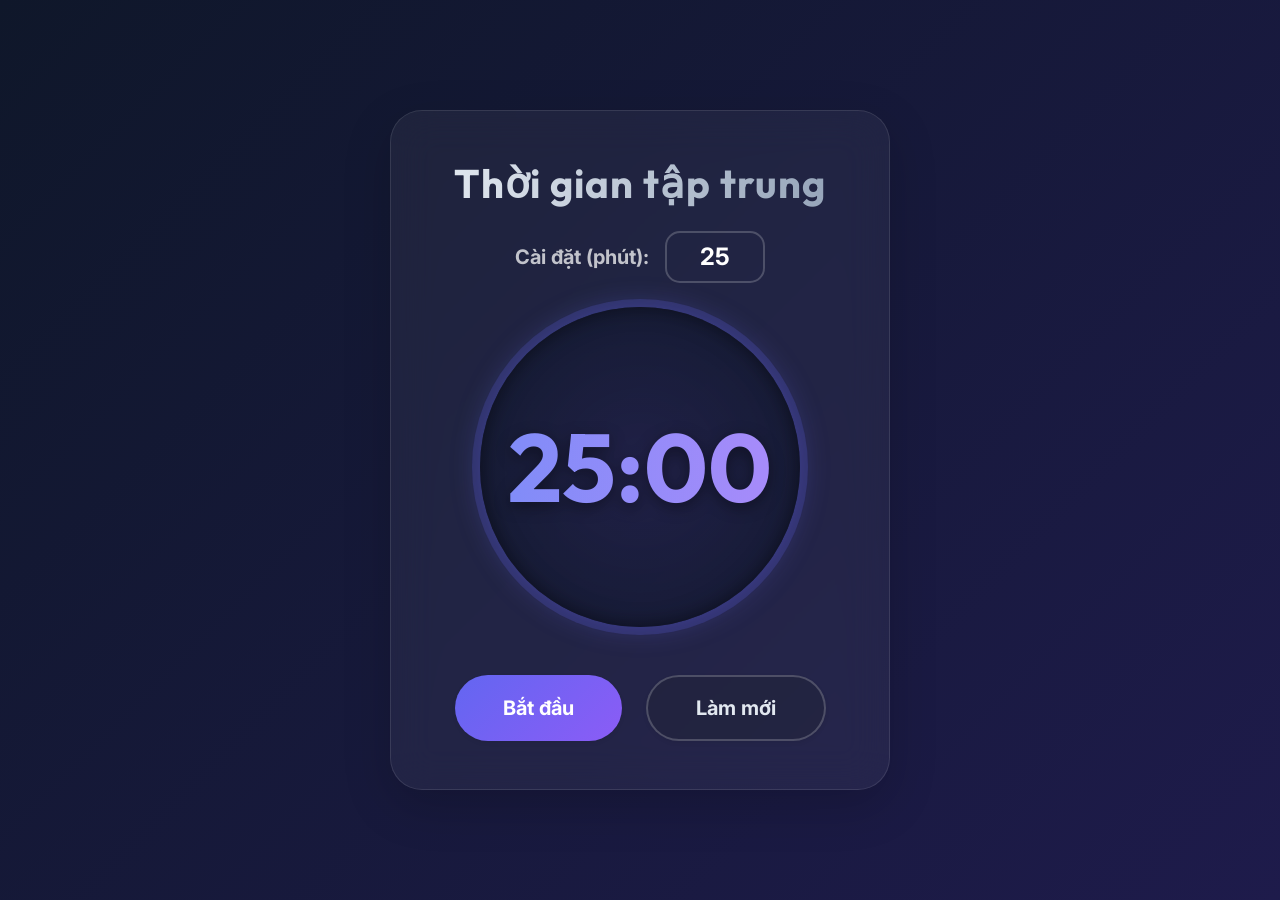
<file: index.html>
<!DOCTYPE html>
<html lang="vi">

<head>
    <meta charset="UTF-8">
    <meta name="viewport" content="width=device-width, initial-scale=1.0">
    <title>Pomodoro Timer</title>
    <!-- Bootstrap 5 CSS -->
    <link href="https://cdn.jsdelivr.net/npm/bootstrap@5.3.0/dist/css/bootstrap.min.css" rel="stylesheet">
    <!-- Google Fonts for Modern Typography -->
    <link href="https://fonts.googleapis.com/css2?family=Inter:wght@400;600;800&family=Outfit:wght@500;700&display=swap"
        rel="stylesheet">
    <!-- Custom CSS -->
    <link href="style.css" rel="stylesheet">
</head>

<body class="d-flex align-items-center justify-content-center vh-100">

    <div class="app-container text-center p-5 shadow-lg rounded-5">
        <h1 class="mb-4 fw-bold title-text">Thời gian tập trung</h1>

        <!-- Settings -->
        <div class="mb-4 d-flex justify-content-center align-items-center gap-3">
            <label for="time-input" class="fw-bold fs-5 text-light opacity-75">Cài đặt (phút):</label>
            <input type="number" id="time-input"
                class="form-control text-center bg-transparent text-white fw-bold fs-4 custom-input shadow-none"
                value="25" min="1" max="75"
                style="width: 100px; border-radius: 15px; border: 2px solid rgba(255,255,255,0.2);">
        </div>

        <!-- Timer Circle -->
        <div
            class="timer-circle rounded-circle mx-auto d-flex align-items-center justify-content-center mb-5 position-relative">
            <!-- SVG Progress Ring can be added here for extra flair, but we stick to pure HTML/CSS as requested -->
            <h2 id="time-display" class="display-1 fw-bold text-gradient m-0">25:00</h2>
        </div>

        <!-- Controls -->
        <div class="d-flex justify-content-center gap-4">
            <button id="start-btn"
                class="btn btn-primary btn-lg px-5 py-3 rounded-pill fw-bold shadow-sm action-btn">Bắt đầu</button>
            <button id="reset-btn"
                class="btn btn-outline-light btn-lg px-5 py-3 rounded-pill fw-bold shadow-sm bg-dark bg-opacity-25 custom-outline">Làm
                mới</button>
        </div>
    </div>

    <!-- Alarm Audio -->
    <audio id="alarm-sound" src="https://actions.google.com/sounds/v1/alarms/digital_watch_alarm_long.ogg"
        preload="auto"></audio>

    <!-- Bootstrap 5 JS -->
    <script src="https://cdn.jsdelivr.net/npm/bootstrap@5.3.0/dist/js/bootstrap.bundle.min.js"></script>
    <!-- Custom JS -->
    <script src="script.js"></script>
</body>

</html>
</file>
<file: style.css>
body {
    background: linear-gradient(135deg, #0f172a, #1e1b4b);
    font-family: 'Inter', sans-serif;
    color: #f8fafc;
    margin: 0;
    overflow: hidden;
}

.app-container {
    background: rgba(255, 255, 255, 0.05);
    backdrop-filter: blur(20px);
    -webkit-backdrop-filter: blur(20px);
    border: 1px solid rgba(255, 255, 255, 0.1);
    max-width: 500px;
    width: 100%;
}

.title-text {
    font-family: 'Outfit', sans-serif;
    letter-spacing: 1px;
    background: linear-gradient(90deg, #e2e8f0, #94a3b8);
    -webkit-background-clip: text;
    -webkit-text-fill-color: transparent;
}

.timer-circle {
    width: 320px;
    height: 320px;
    background: radial-gradient(circle, rgba(30,27,75,0.4) 0%, rgba(15,23,42,0.8) 100%);
    box-shadow: 0 0 30px rgba(99, 102, 241, 0.3), 
                inset 0 0 20px rgba(0, 0, 0, 0.5), 
                0 0 0 8px rgba(99, 102, 241, 0.2);
    transition: all 0.4s ease;
}

.timer-circle:hover {
    box-shadow: 0 0 40px rgba(99, 102, 241, 0.5), 
                inset 0 0 20px rgba(0, 0, 0, 0.6), 
                0 0 0 10px rgba(99, 102, 241, 0.4);
    transform: scale(1.02);
}

.timer-circle.running {
    box-shadow: 0 0 40px rgba(34, 197, 94, 0.3), 
                inset 0 0 20px rgba(0, 0, 0, 0.5), 
                0 0 0 8px rgba(34, 197, 94, 0.2);
}

.timer-circle.running:hover {
    box-shadow: 0 0 50px rgba(34, 197, 94, 0.5), 
                inset 0 0 20px rgba(0, 0, 0, 0.6), 
                0 0 0 10px rgba(34, 197, 94, 0.4);
}

.text-gradient {
    font-family: 'Outfit', sans-serif;
    font-size: 6rem;
    background: linear-gradient(to right, #818cf8, #a78bfa);
    -webkit-background-clip: text;
    -webkit-text-fill-color: transparent;
    filter: drop-shadow(0px 4px 8px rgba(0,0,0,0.4));
}

.action-btn {
    transition: all 0.3s ease;
    border: none;
}

.action-btn.btn-primary {
    background: linear-gradient(135deg, #6366f1, #8b5cf6);
}

.action-btn.btn-primary:hover {
    background: linear-gradient(135deg, #4f46e5, #7c3aed);
    transform: translateY(-2px);
    box-shadow: 0 10px 20px rgba(99, 102, 241, 0.4) !important;
}

.action-btn.btn-warning {
    background: linear-gradient(135deg, #f59e0b, #d97706);
    color: white;
}

.action-btn.btn-warning:hover {
    background: linear-gradient(135deg, #d97706, #b45309);
    color: white;
    transform: translateY(-2px);
    box-shadow: 0 10px 20px rgba(245, 158, 11, 0.4) !important;
}

.action-btn.btn-success {
    background: linear-gradient(135deg, #10b981, #059669);
}

.action-btn.btn-success:hover {
    background: linear-gradient(135deg, #059669, #047857);
    transform: translateY(-2px);
    box-shadow: 0 10px 20px rgba(16, 185, 129, 0.4) !important;
}

.custom-outline {
    border: 2px solid rgba(255, 255, 255, 0.2);
    color: #e2e8f0;
    transition: all 0.3s ease;
}

.custom-outline:hover {
    background: rgba(255, 255, 255, 0.1) !important;
    border-color: rgba(255, 255, 255, 0.4);
    transform: translateY(-2px);
}

/* Custom Input Styling */
.custom-input:focus {
    background: rgba(255, 255, 255, 0.1) !important;
    border-color: rgba(99, 102, 241, 0.8) !important;
}

/* Hide number arrows */
.custom-input::-webkit-outer-spin-button,
.custom-input::-webkit-inner-spin-button {
    -webkit-appearance: none;
    margin: 0;
}
.custom-input[type=number] {
    -moz-appearance: textfield;
}
</file>
